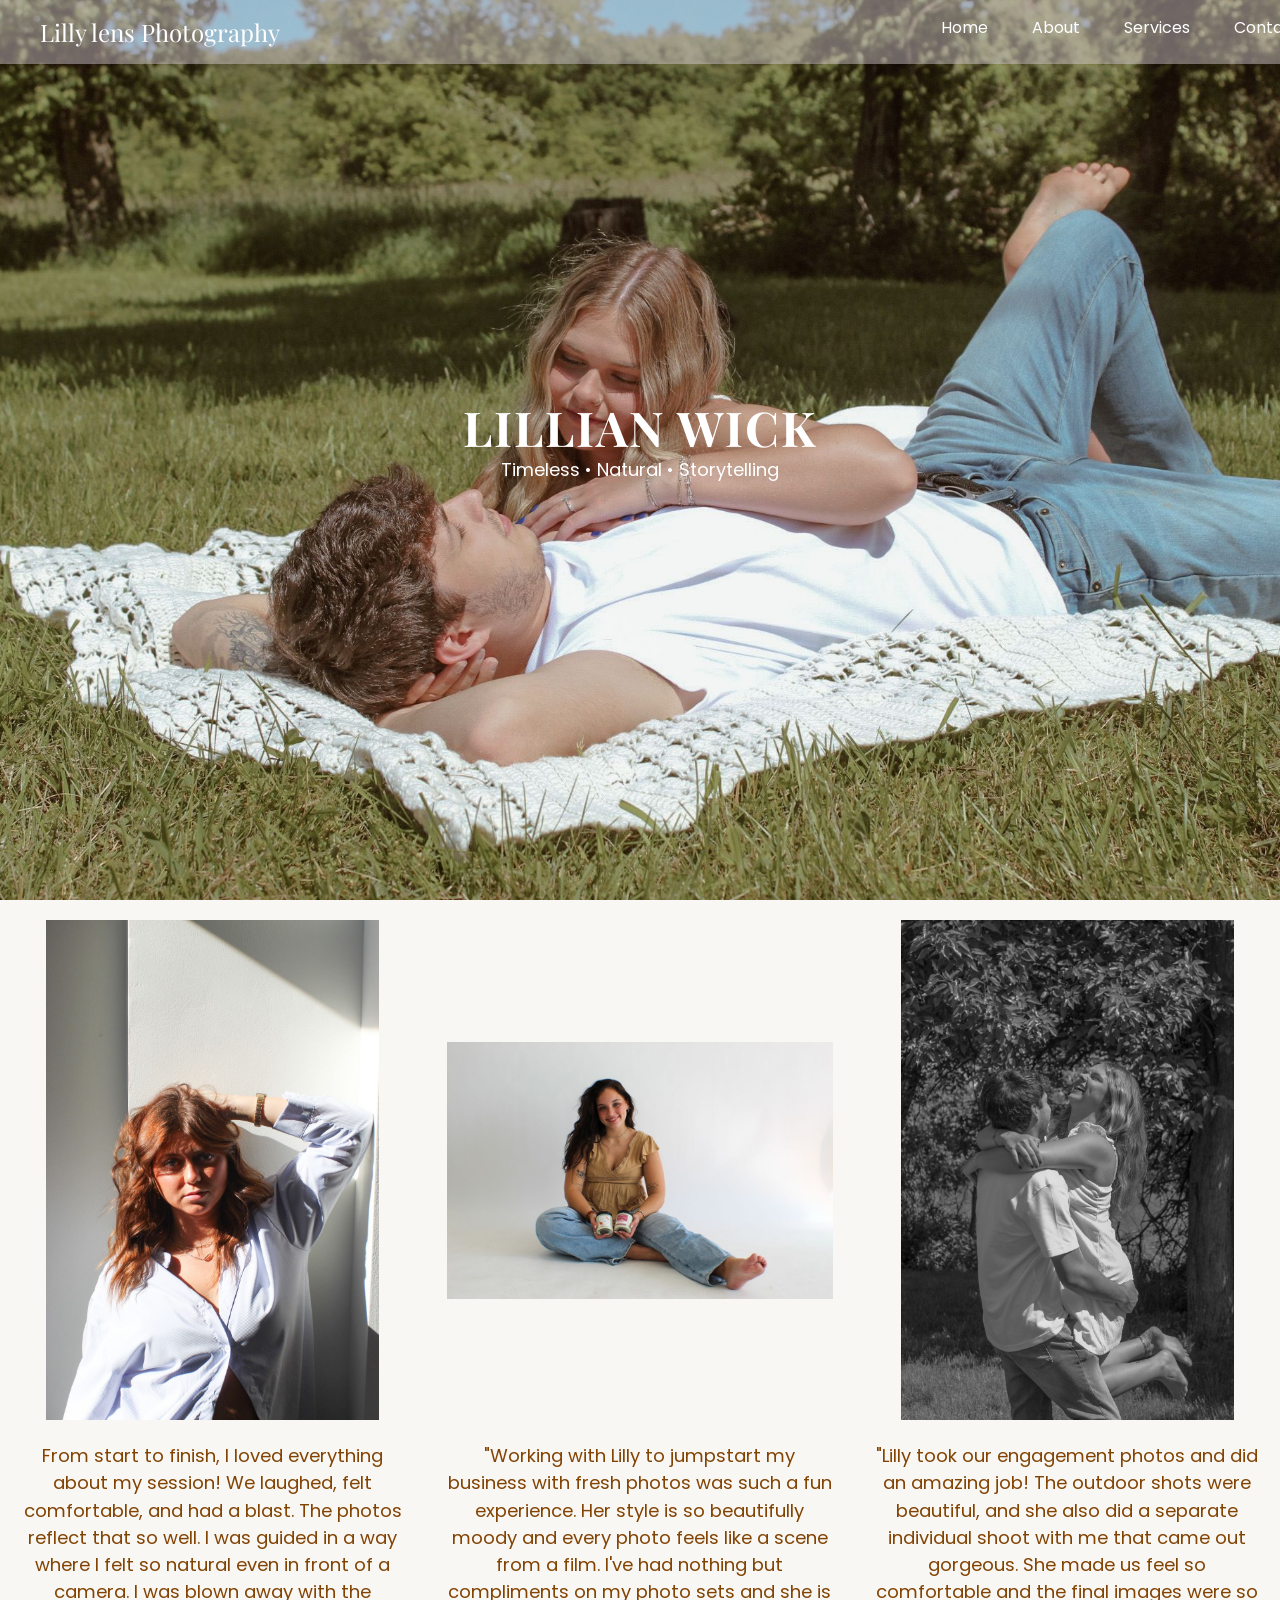
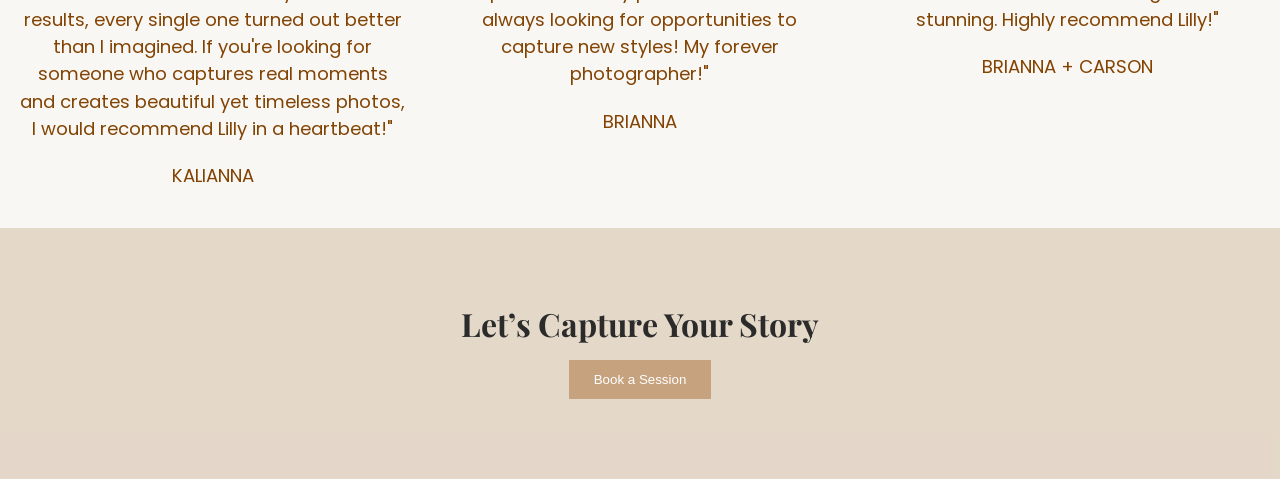
<file: index.html>
<!DOCTYPE html>
<html lang="en">
<head>
   <meta charset="UTF-8">
   <meta name="viewport" content="width=device-width, initial-scale=1.0">
   <title>Lilly Lens Photography</title>
   <link rel="stylesheet" href="reset.css">
   <link rel="stylesheet" href="main.css">
   <link href="https://fonts.googleapis.com/css2?family=Playfair+Display&family=Poppins:wght@300;400&display=swap" rel="stylesheet">
</head>

<body>
   

   <nav>
    <div class="logo">Lilly lens Photography</div>
    <ul id="nav-links">
      <a href="index.html">Home</a>
<a href="about.html">About</a>
<a href="services.html">Services</a>
<a href="contact.html">Contact</a> 
    </ul>
  </nav>


  <header class="hero" id="home">
    <div class="overlay">
      <h1>LILLIAN WICK</h1>
      <p>Timeless • Natural • Storytelling</p>
    </div>
  </header>


 <section class="gallery">
  
  <div class="gallery-item">
    <img src="images/09294709-2068-4E04-9A05-BB9BBE4233FF-b571e658-1000.jpeg">
    <p class="caption">From start to finish, I loved everything about my session! We laughed, felt comfortable, and had a blast. The photos reflect that so well. I was guided in a way where I felt so natural even in front of a camera. I was blown away with the results, every single one turned out better than I imagined. If you're looking for someone who captures real moments and creates beautiful yet timeless photos, I would recommend Lilly in a heartbeat!"</p>
    <p class="caption">KALIANNA</p>
  </div>


  <div class="gallery-item">
    <img src="images/F8DB66E3-A6AB-477D-82E0-A4A92C3AFBC2-965cd87c-1000.jpeg">
    <p class="caption">"Working with Lilly to jumpstart my business with fresh photos was such a fun experience. Her style is so beautifully moody and every photo feels like a scene from a film. I've had nothing but compliments on my photo sets and she is always looking for opportunities to capture new styles! My forever photographer!"</p>
    <p class="caption">BRIANNA</p>
  </div>


  <div class="gallery-item">
    <img src="images/AF7C2E4D-E544-4CB8-8993-F214C55A4761-a5f05c2d-1000.jpeg">
    <p class="caption">"Lilly took our engagement photos and did an amazing job! The outdoor shots were beautiful, and she also did a separate individual shoot with me that came out gorgeous. She made us feel so comfortable and the final images were so stunning. Highly recommend Lilly!"</p>
    <p class="caption">BRIANNA + CARSON</p>
  </div>

  
</section>

  
  <section class="cta">
    <h2>Let’s Capture Your Story</h2>
    <button>Book a Session</button>
  </section>



</body>
</html>
</file>
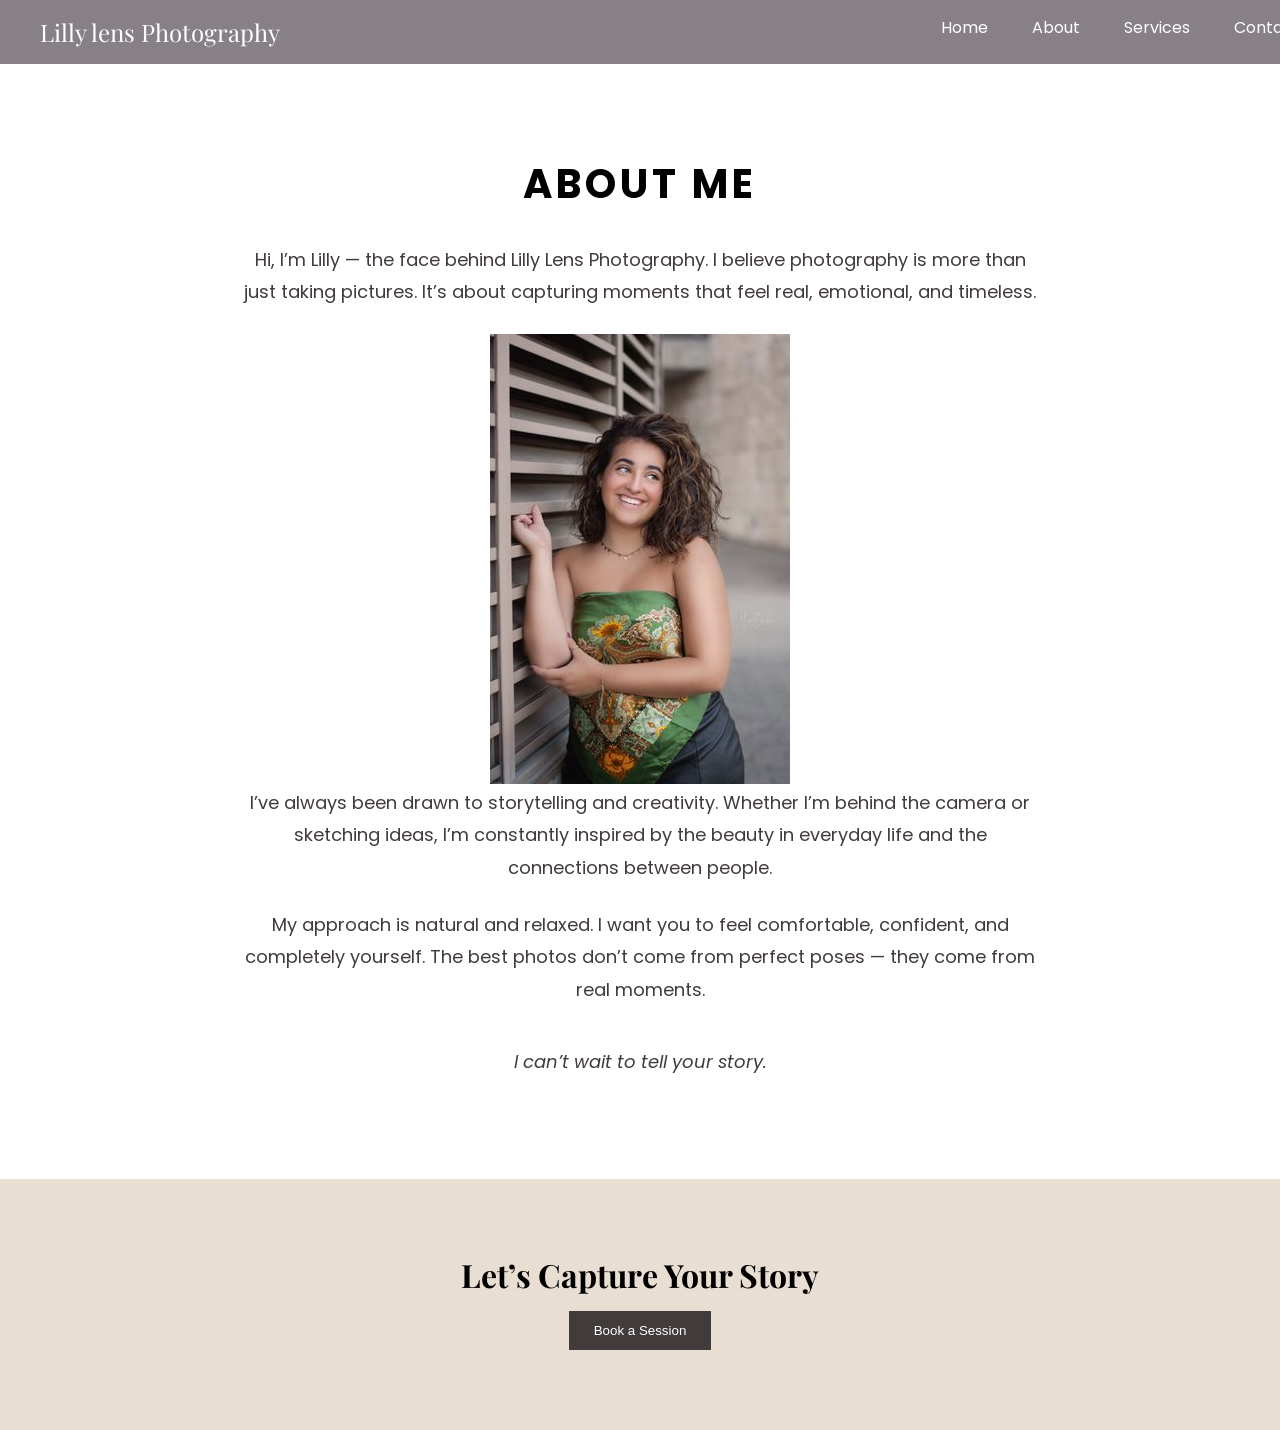
<file: about.html>
<!DOCTYPE html>
<html lang="en">
<head>
   <meta charset="UTF-8">
   <meta name="viewport" content="width=device-width, initial-scale=1.0">
   <title>Lilly Lens Photography</title>
   <link rel="stylesheet" href="reset.css">
   <link rel="stylesheet" href="about.css">
   <link href="https://fonts.googleapis.com/css2?family=Playfair+Display&family=Poppins:wght@300;400&display=swap" rel="stylesheet">
</head>

<body>
   

   <nav>
    <div class="logo">Lilly lens Photography</div>
    <ul id="nav-links">
      <a href="index.html">Home</a>
<a href="about.html">About</a>
<a href="services.html">Services</a>
<a href="contact.html">Contact</a> 
    </ul>
  </nav>


  <header class="hero" id="home">
   <div class="overlay">
   </div>
 </header>

  <section class="about-page">
  
    <div class="about-hero">
      <h1>ABOUT ME</h1>
    </div>
  
    <div class="about-content">
  
      <p>
        Hi, I’m Lilly — the face behind Lilly Lens Photography.
        I believe photography is more than just taking pictures.
        It’s about capturing moments that feel real, emotional, and timeless.
      </p>
  
     
      <div class="about-image">
        <img src="images/Lilly-118s-6e95a34f-300.jpg" alt="Photographer portrait">
      </div>
  
      <p>
        I’ve always been drawn to storytelling and creativity.
        Whether I’m behind the camera or sketching ideas, I’m constantly inspired
        by the beauty in everyday life and the connections between people.
      </p>
  
      
      
      <p>
        My approach is natural and relaxed.
        I want you to feel comfortable, confident, and completely yourself.
        The best photos don’t come from perfect poses — they come from real moments.
      </p>
  
     
  
      <p class="signature">
        I can’t wait to tell your story.
      </p>
  
    </div>
  
  </section>


 <section class="cta">
   <h2>Let’s Capture Your Story</h2>
   <button>Book a Session</button>
 </section>

 

</body>
</html>
</file>
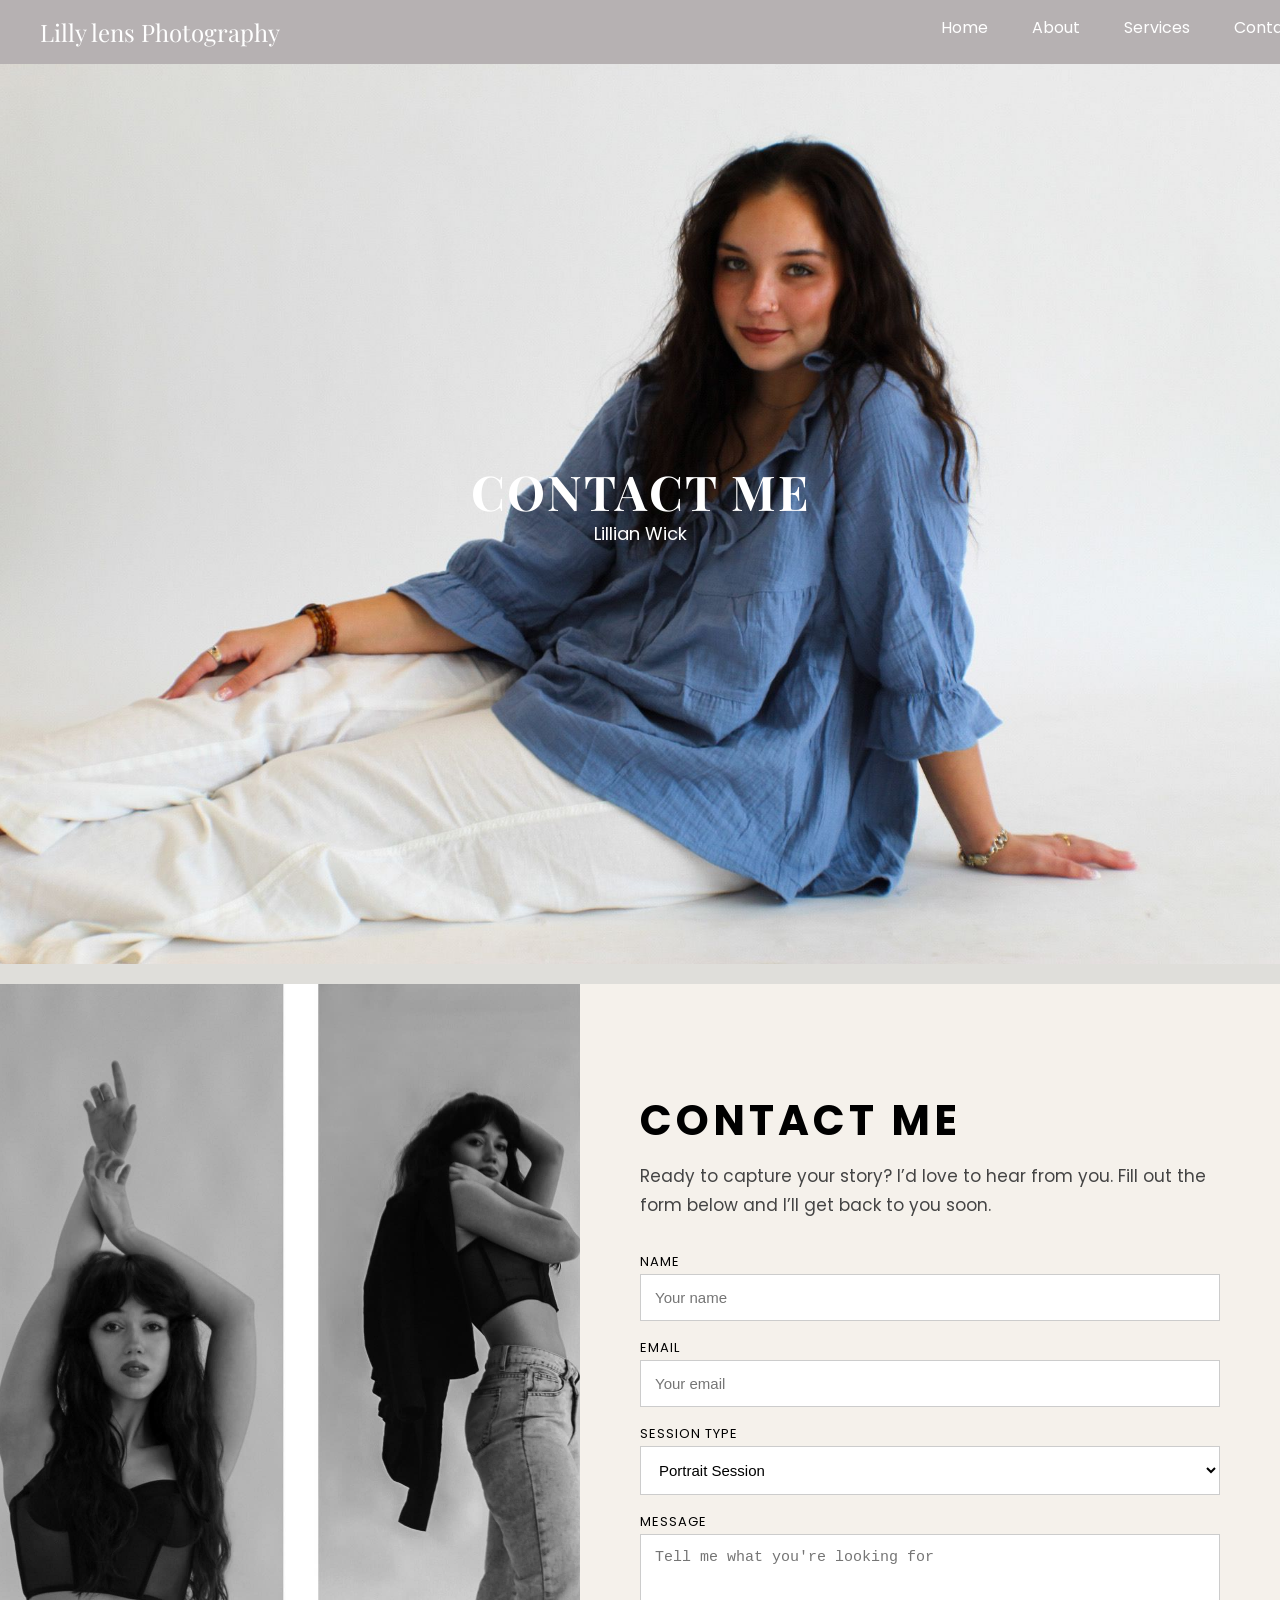
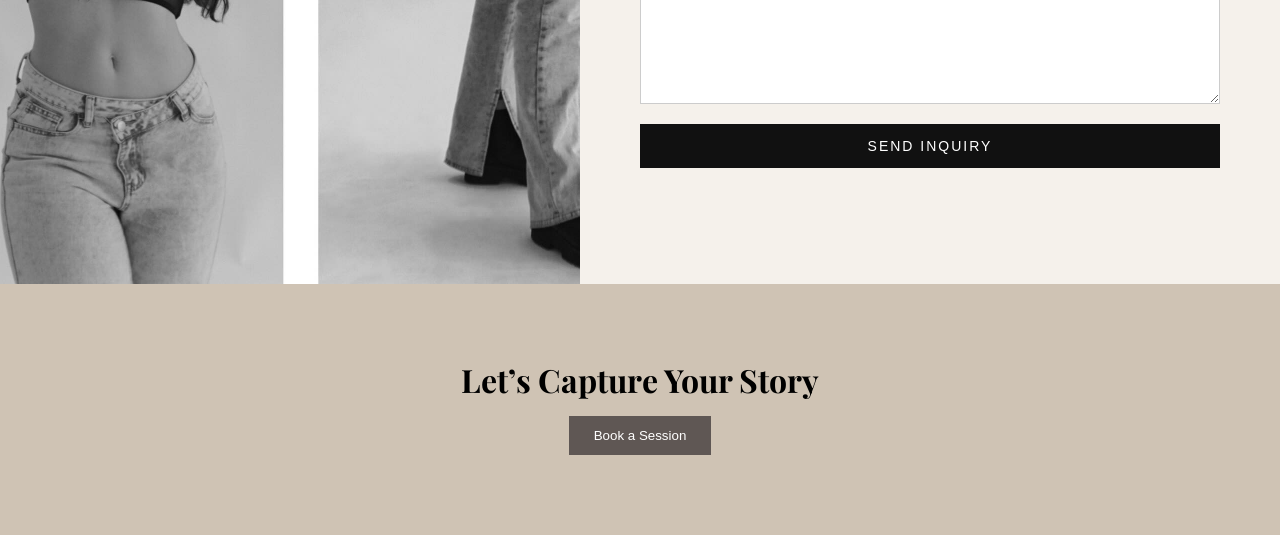
<file: contact.html>
<!DOCTYPE html>
<html lang="en">
<head>
   <meta charset="UTF-8">
   <meta name="viewport" content="width=device-width, initial-scale=1.0">
   <title>Lilly Lens Photography</title>
   <link rel="stylesheet" href="reset.css">
   <link rel="stylesheet" href="contact.css">
   <link href="https://fonts.googleapis.com/css2?family=Playfair+Display&family=Poppins:wght@300;400&display=swap" rel="stylesheet">
</head>

<body>
   

   <nav>
    <div class="logo">Lilly lens Photography</div>
    <ul id="nav-links">
      <a href="index.html">Home</a>
<a href="about.html">About</a>
<a href="services.html">Services</a>
<a href="contact.html">Contact</a> 
    </ul>
  </nav>


  <header class="hero" id="home">
    <div class="overlay">
      <h1>CONTACT ME </h1>
      <p>Lillian Wick</p>
    </div>
  </header>


 <section class="contact-page" id="contact">

  <div class="contact-left">
    <img src="images/497280495_17864256699391733_5615908574669721626_n.jpg" alt="Photography contact image">
  </div>

  <div class="contact-right">
    <h1>CONTACT ME</h1>
    <p>
      Ready to capture your story? I’d love to hear from you.
      Fill out the form below and I’ll get back to you soon.
    </p>

    <form class="contact-form">
      <label for="name">Name</label>
      <input type="text" id="name" name="name" placeholder="Your name">

      <label for="email">Email</label>
      <input type="email" id="email" name="email" placeholder="Your email">

      <label for="session">Session Type</label>
      <select id="session" name="session">
        <option>Portrait Session</option>
        <option>Couples Session</option>
        <option>Engagement Session</option>
        <option>Event Photography</option>
        <option>Branding Session</option>
      </select>

      <label for="message">Message</label>
      <textarea id="message" name="message" placeholder="Tell me what you're looking for"></textarea>

      <button type="submit">Send Inquiry</button>
    </form>
  </div>

</section>


 <section class="cta">
   <h2>Let’s Capture Your Story</h2>
   <button>Book a Session</button>
 </section>
</file>
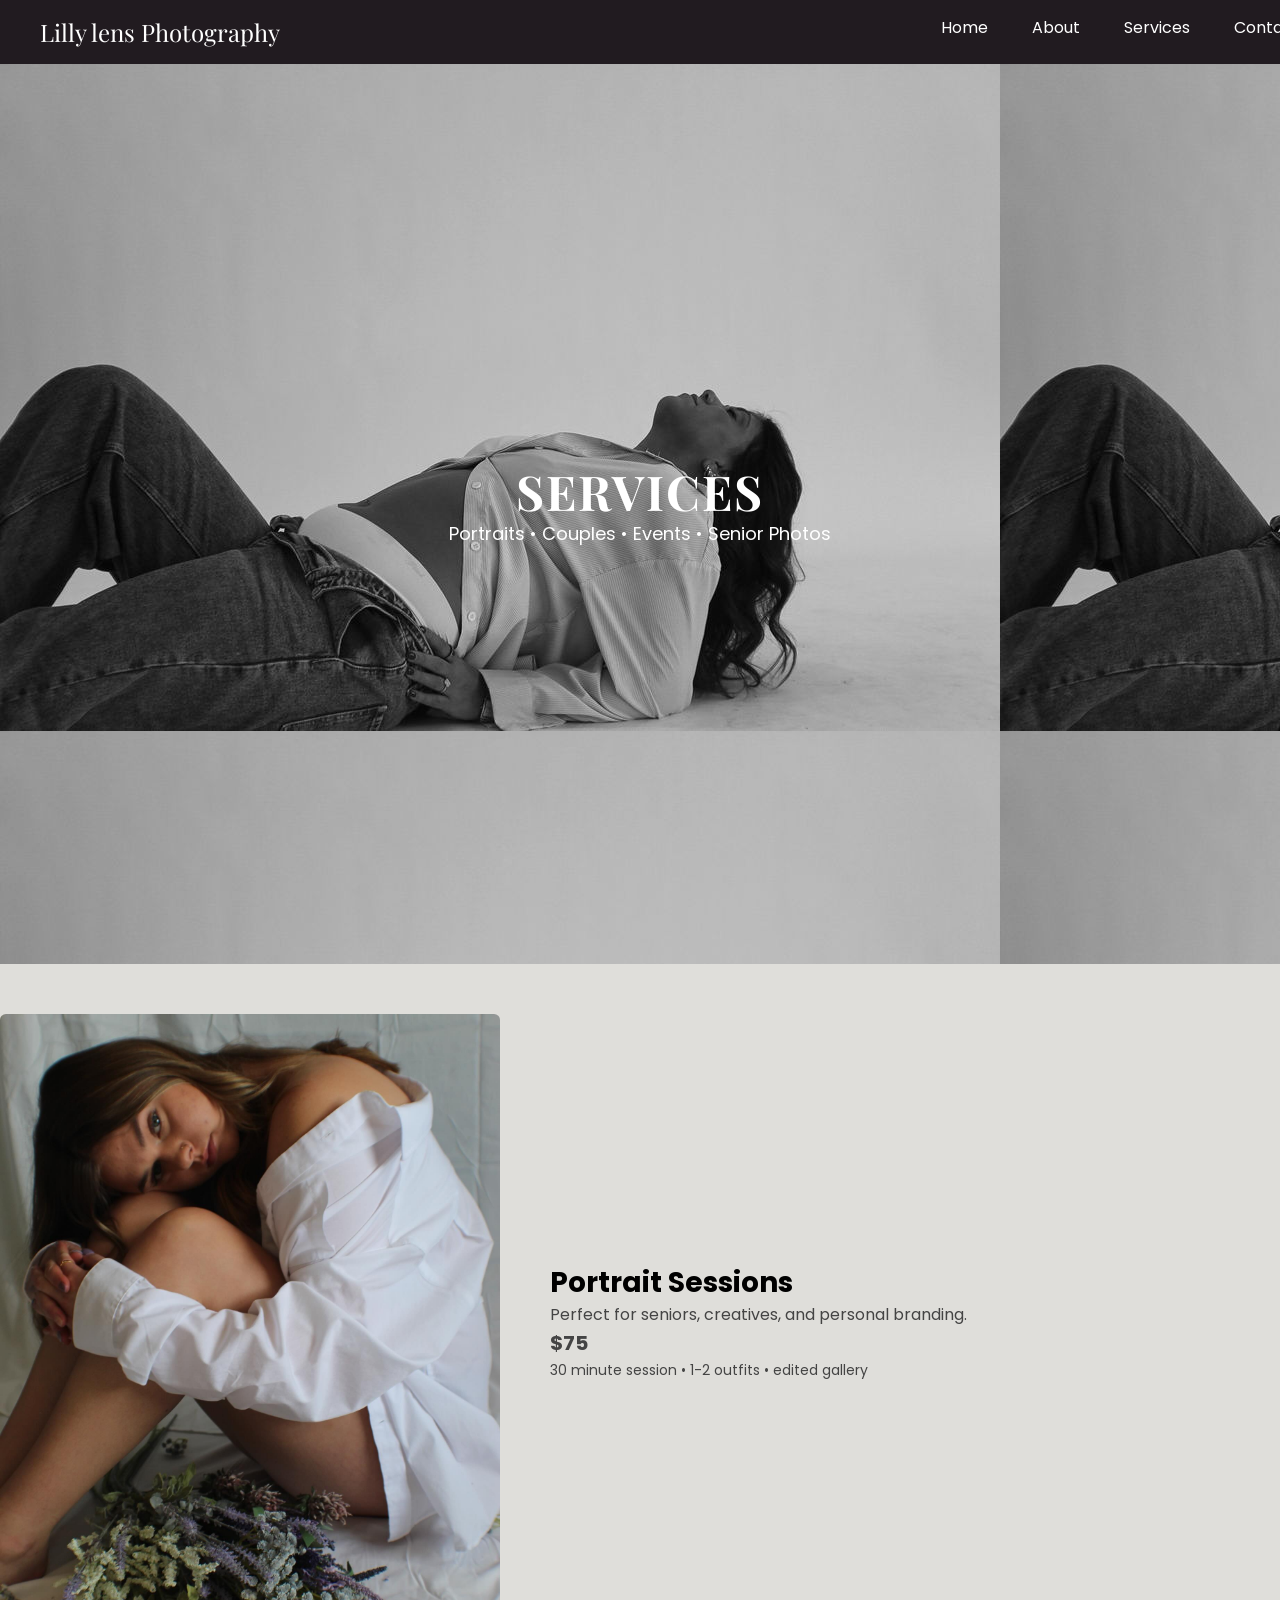
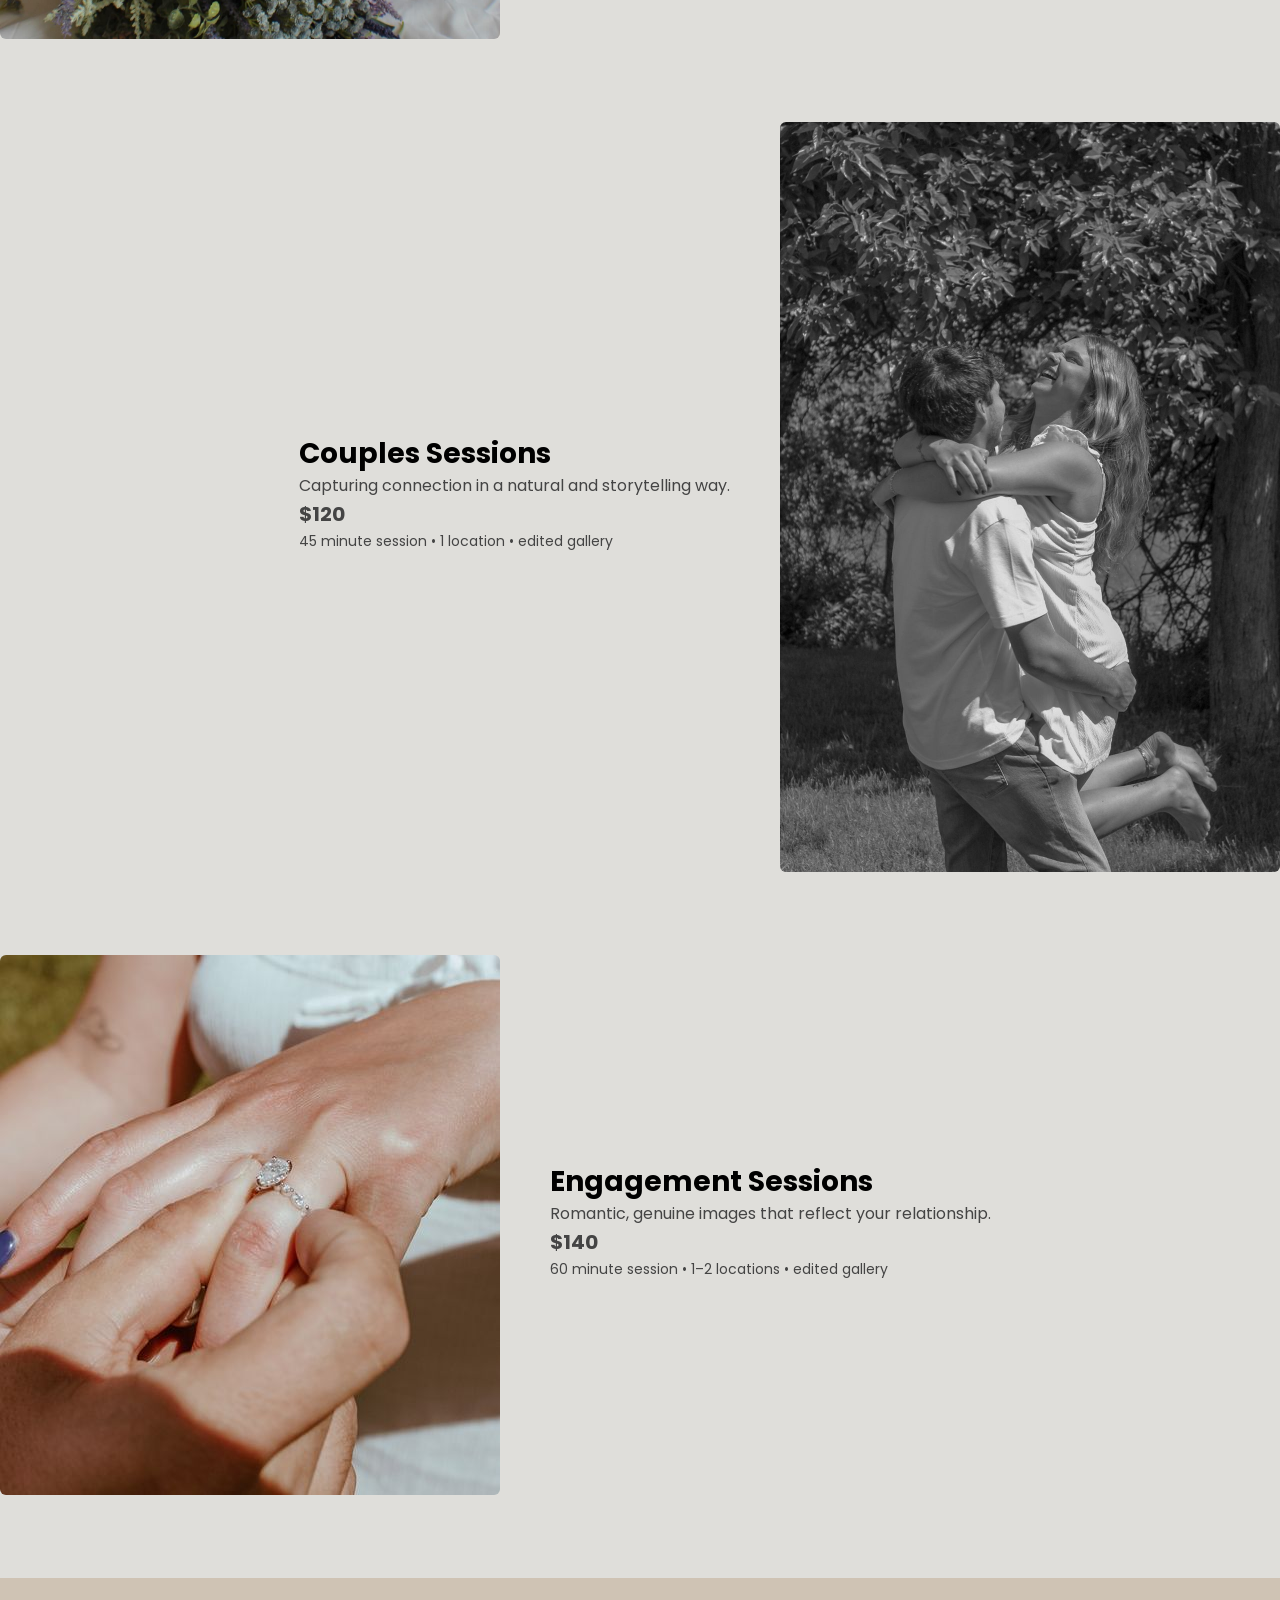
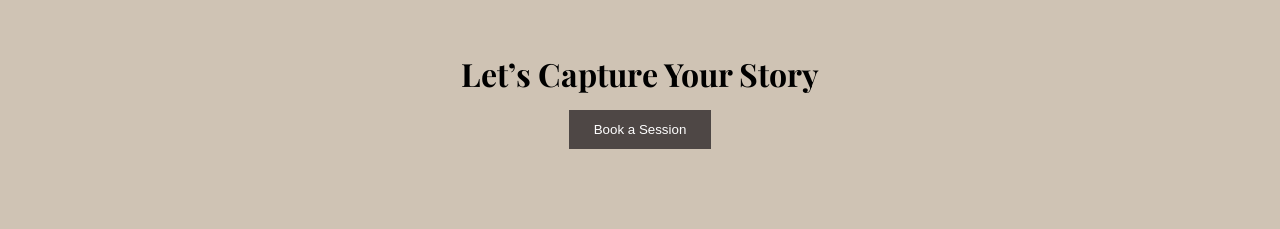
<file: services.html>
<!DOCTYPE html>
<html lang="en">
<head>
   <meta charset="UTF-8">
   <meta name="viewport" content="width=device-width, initial-scale=1.0">
   <title>Lilly Lens Photography</title>
   <link rel="stylesheet" href="reset.css">
   <link rel="stylesheet" href="services.css">
   <link href="https://fonts.googleapis.com/css2?family=Playfair+Display&family=Poppins:wght@300;400&display=swap" rel="stylesheet">
</head>

<body>
   

   <nav>
    <div class="logo">Lilly lens Photography</div>
    <ul id="nav-links">
      <a href="index.html">Home</a>
<a href="about.html">About</a>
<a href="services.html">Services</a>
<a href="contact.html">Contact</a> 
    </ul>
  </nav>


  <header class="hero" id="home">
    <div class="overlay">
      <h1>SERVICES</h1>
      <p>Portraits • Couples • Events • Senior Photos</p>
    </div>
  </header>





  <!-- SERVICE 1 -->
  <div class="service-row">
    <div class="service-image">
      <img src="images/474551607_17849716848391733_1771414942774314224_n.jpg" alt="Portrait session">
    </div>
    <div class="service-text">
      <h2>Portrait Sessions</h2>
      <p>Perfect for seniors, creatives, and personal branding.</p>
      <p class="price">$75</p>
      <p class="details">30 minute session • 1-2 outfits • edited gallery</p>
    </div>
  </div>

  <!-- SERVICE 2 (reversed layout) -->
  <div class="service-row reverse">
    <div class="service-image">
      <img src="images/AF7C2E4D-E544-4CB8-8993-F214C55A4761-a5f05c2d-1000.jpeg" alt="Couples session">
    </div>
    <div class="service-text">
      <h2>Couples Sessions</h2>
      <p>Capturing connection in a natural and storytelling way.</p>
      <p class="price">$120</p>
      <p class="details">45 minute session • 1 location • edited gallery</p>
    </div>
  </div>

  <!-- SERVICE 3 -->
  <div class="service-row">
    <div class="service-image">
      <img src="images/C774728E-2B4D-412D-89E0-4EF4DE4C4077-a83cef91-500.jpeg" alt="Engagement session">
    </div>
    <div class="service-text">
      <h2>Engagement Sessions</h2>
      <p>Romantic, genuine images that reflect your relationship.</p>
      <p class="price">$140</p>
      <p class="details">60 minute session • 1–2 locations • edited gallery</p>
    </div>
  </div>

</section>




 <section class="cta">
   <h2>Let’s Capture Your Story</h2>
   <button>Book a Session</button>
 </section>


</body>
</html>
</file>
<file: main.css>
/* COLORS */
:root {
   --main-bg: #f9f7f4;
   --text-color: #2b2b2b;
   --accent: #c6a27e;
   --white: #ffffff;

 }
 
 /* GLOBAL */
 body {
   margin: none;
   font-family: 'Poppins', sans-serif;
   background: var(--main-bg);
   color: var(--text-color);
   width: 100%;
 }
 
 /* NAV */
 nav {
   display: flex;
   justify-content: space-between;
   padding: 20px 40px;
   background: transparent;
   position: absolute;
   width: 100%;
   color: white;
   background-color: #d5cdd475;
  
 }
 
 .logo {
   font-family: 'Playfair Display', serif;
   font-size: 24px;
 }
 
 nav a {
   text-decoration: none;
   color: white;
   margin-left: 20px;
   margin-right: 20px;
 }
 

 

 .hero {
   height: 100vh;
   background: url("images/E6A3C9B7-F171-4FD5-AA5A-01052D46264F-16745658-2500.jpeg") ;
   background-size: cover;     
   background-position: center;   
   background-repeat: no-repeat; 
   display: flex;
   justify-content: center;
   align-items: center;
   width: 100%;
 }
 
 .overlay {
   text-align: center;
   color: white;
 }
 
 .overlay h1 {
   font-family: 'Playfair Display', serif;
   font-size: 48px;
   letter-spacing: 2px;
 }
 
 .overlay p {
   font-size: 18px;
   margin-top: 10px;
 }
 
 /* GALLERY */
 .gallery {
   display: grid;
   grid-template-columns: repeat(3, 1fr);
   gap: 2px;
 }
 
 .gallery img {
  width: 100%;
  height: 500px;        
  object-fit: contain; 
   
 }

 .gallery-item {
  font-size: small;
  color: #824303;
  margin: 20px;
 } 

 .caption {
  text-align: center;
  margin-top: 20px;
  font-size: 140%;
  line-height: 150%;
 }
 
 /* CTA */
 .cta {
   text-align: center;
   padding: 80px 20px;
   background-color: #8243032d;
 }
 
 .cta h2 {
   font-family: 'Playfair Display', serif;
   font-size: 32px;
 }
 
 .cta button {
   background: var(--accent);
   color: white;
   border: none;
   padding: 12px 25px;
   margin-top: 20px;
   cursor: pointer;
 }

 
 .about-page {
  max-width: 800px;
  margin: 100px auto;
  padding: 0 20px;
  text-align: center;
}

.about-hero h1 {
  font-size: 40px;
  letter-spacing: 4px;
  margin-bottom: 40px;
}

.about-content p {
  font-size: 18px;
  line-height: 1.8;
  margin-bottom: 25px;
  color: #413b3b;
}

.signature {
  margin-top: 40px;
  font-style: italic;
  font-size: 20px;
}
 
 /* MOBILE */
 @media (max-width: 768px) {
   .gallery {
     grid-template-columns: 1fr;
   }
 
   nav ul {
     display: none;
   }
 
   nav ul.show {
     display: block;
     background: white;
     color: black;
     position: absolute;
     right: 20px;
     top: 60px;
   }

 }
</file>
<file: about.css>
body {
   margin: none;
   font-family: 'Poppins', sans-serif;
   background: var(--main-bg);
   color: var(--text-color);
   width: 100%;
 }
 
 /* NAV */
 nav {
   display: flex;
   justify-content: space-between;
   padding: 20px 40px;
   background: transparent;

   width: 100%;
   margin: 0;
   color: white;
   background-color: #3b2d399a;
  
 }
 
 .logo {
   font-family: 'Playfair Display', serif;
   font-size: 24px;
 }
 
 nav a {
   text-decoration: none;
   color: white;
   margin-left: 20px;
   margin-right: 20px;
 }


/* CTA */
.cta {
   text-align: center;
   padding: 80px 20px;
   background-color: #8243032d;
 }
 
 .cta h2 {
   font-family: 'Playfair Display', serif;
   font-size: 32px;
 }
 
 .cta button {
   background: var(--accent);
   color: white;
   background-color: #413b3b;
   border: none;
   padding: 12px 25px;
   margin-top: 20px;
   cursor: pointer;
 }
 
 .about-page {
  max-width: 800px;
  margin: 100px auto;
  padding: 0 20px;
  text-align: center;
}

.about-hero h1 {
  font-size: 40px;
  letter-spacing: 4px;
  margin-bottom: 40px;
}

.about-content p {
  font-size: 18px;
  line-height: 1.8;
  margin-bottom: 25px;
  color: #413b3b;
}

.signature {
  margin-top: 40px;
  font-style: italic;
  font-size: 20px;
}
</file>
<file: contact.css>
body {
   margin: none;
   font-family: 'Poppins', sans-serif;
   background: var(--main-bg);
   color: var(--text-color);
   width: 100%;
 }
 
 /* NAV */
 nav {
   display: flex;
   justify-content: space-between;
   padding: 20px 40px;
   background: transparent;

   width: 100%;
   margin: 0;
   color: white;
   background-color: #604f5d51;
  
 }
 
 .logo {
   font-family: 'Playfair Display', serif;
   font-size: 24px;
 }
 
 nav a {
   text-decoration: none;
   color: white;
   margin-left: 20px;
   margin-right: 20px;
 }


/* CTA */
.cta {
   text-align: center;
   padding: 80px 20px;
   background-color: #8243032d;
 }
 
 .cta h2 {
   font-family: 'Playfair Display', serif;
   font-size: 32px;
 }
 
 .cta button {
   background: var(--accent);
   color: white;
   background-color: #413b3bc9;
   border: none;
   padding: 12px 25px;
   margin-top: 20px;
   cursor: pointer;
 }
 

 
 .hero {
   height: 100vh;
   width: 100%;
   background: url("images/52D214A8-1698-49E8-A317-EF2038FF2268-19acdeb0-2500.jpeg");
   background-size: cover;     
   background-position: center;   
   background-repeat: no-repeat; 
   display: flex;
   justify-content: center;
   align-items: center;
   width: 100%;
   margin-bottom: 20px ;
 }
 
 .overlay {
   text-align: center;
   color: rgb(255, 255, 255);
 }
 
 .overlay h1 {
   font-family: 'Playfair Display', serif;
   font-size: 48px;
   letter-spacing: 2px;
 }
 
 .overlay p {
   font-size: 18px;
   margin-top: 10px;
 }
 
 .contact-page {
   display: flex;
   min-height: 100vh;
 }
 
 .contact-left {
   flex: 1;
   background-color: #111;
 }
 
 .contact-left img {
   width: 100%;
   height: 100%;
   object-fit: cover;
 }
 
 .contact-right {
   flex: 1;
   background-color: #f5f1eb;
   padding: 80px 60px;
   display: flex;
   flex-direction: column;
   justify-content: center;
 }
 
 .contact-right h1 {
   font-size: 42px;
   letter-spacing: 4px;
   margin-bottom: 20px;
 }
 
 .contact-right p {
   font-size: 17px;
   line-height: 1.7;
   margin-bottom: 35px;
   color: #444;
 }
 
 .contact-form {
   display: flex;
   flex-direction: column;
 }
 
 .contact-form label {
   margin-bottom: 6px;
   font-size: 13px;
   letter-spacing: 1px;
   text-transform: uppercase;
 }
 
 .contact-form input,
 .contact-form select,
 .contact-form textarea {
   margin-bottom: 20px;
   padding: 14px;
   border: 1px solid #ccc;
   background-color: white;
   font-size: 15px;
 }
 
 .contact-form textarea {
   min-height: 140px;
   resize: vertical;
 }
 
 .contact-form button {
   padding: 14px;
   background-color: #111;
   color: white;
   border: none;
   font-size: 14px;
   letter-spacing: 2px;
   text-transform: uppercase;
   cursor: pointer;
 }
 
 .contact-form button:hover {
   background-color: #333;
 }


 
 
 

 body {
   background-color: #c8c7c092;
 }
</file>
<file: services.css>
body {
   margin: none;
   font-family: 'Poppins', sans-serif;
   background: var(--main-bg);
   color: var(--text-color);
   width: 100%;
 }
 
 /* NAV */
 nav {
   display: flex;
   justify-content: space-between;
   padding: 20px 40px;
   background: transparent;

   width: 100%;
   margin: 0;
   color: white;
   background-color: #150e14ef;
  
 }
 
 .logo {
   font-family: 'Playfair Display', serif;
   font-size: 24px;
 }
 
 nav a {
   text-decoration: none;
   color: white;
   margin-left: 20px;
   margin-right: 20px;
 }


/* CTA */
.cta {
   text-align: center;
   padding: 80px 20px;
   background-color: #8243032d;
 }
 
 .cta h2 {
   font-family: 'Playfair Display', serif;
   font-size: 32px;
 }
 
 .cta button {
   background: var(--accent);
   color: white;
   background-color: #413b3be8;
   border: none;
   padding: 12px 25px;
   margin-top: 20px;
   cursor: pointer;
 }
 

 
 .hero {
   height: 100vh;
   background: url("images/F8497E69-7217-4E93-BF7C-C36831F61787-b8c75b2b-1000.jpeg") ;
   display: flex;
   justify-content: center;
   align-items: center;
   width: 100%;
   margin-bottom: 50px;
 }
 
 .overlay {
   text-align: center;
   color: rgb(255, 255, 255);
 }
 
 .overlay h1 {
   font-family: 'Playfair Display', serif;
   font-size: 48px;
   letter-spacing: 2px;
 }
 
 .overlay p {
   font-size: 18px;
   margin-top: 10px;
 }
 



 .services-page {
   max-width: 1100px;
   margin: 100px auto;
   padding: 0 20px;
 }
 
 .services-hero {
   text-align: center;
   margin-bottom: 60px;
 }
 
 .services-hero h1 {
   font-size: 42px;
   letter-spacing: 4px;
 }
 
 .services-hero p {
   color: #666;
 }
 
 /* MAIN LAYOUT */
 .service-row {
   display: flex;
   align-items: center;
   gap: 50px;
   margin-bottom: 80px;
 }
 
 /* REVERSE EVERY OTHER ONE */
 .service-row.reverse {
   flex-direction: row-reverse;
 }
 
 /* IMAGE */
 .service-image img {
   width: 100%;
   max-width: 500px;
   border-radius: 6px;
 }
 
 /* TEXT */
 .service-text {
   max-width: 500px;
 }
 
 .service-text h2 {
   font-size: 28px;
   margin-bottom: 10px;
 }
 
 .service-text p {
   margin-bottom: 10px;
   color: #444;
 }
 
 .price {
   font-weight: bold;
   font-size: 20px;
 }
 
 .details {
   color: #777;
   font-size: 14px;
 }

 body {
   background-color: #c8c7c092;
 }
</file>
